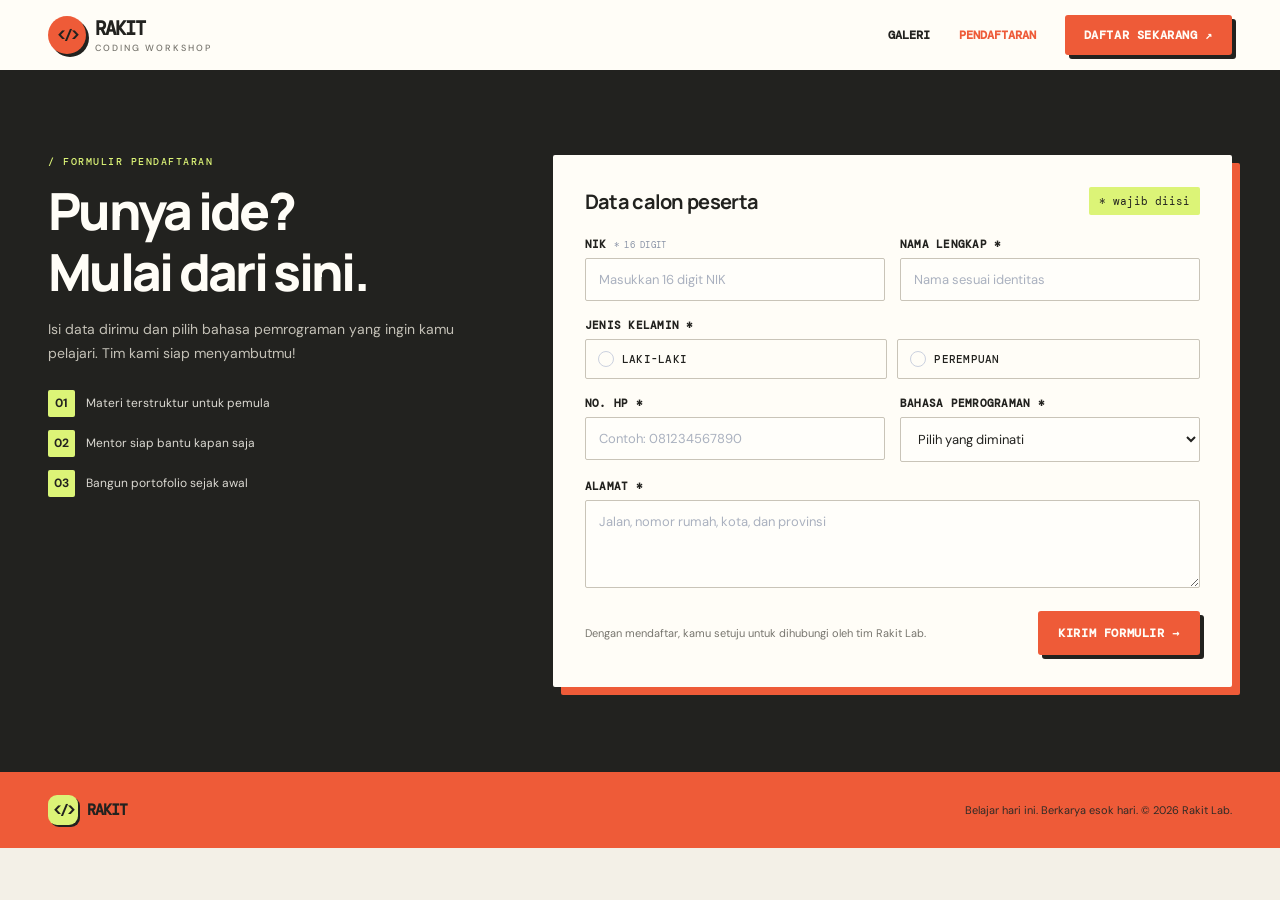
<file: pendaftaran.html>
﻿<!doctype html>
<html lang="id">
  <head>
    <meta charset="UTF-8" />
    <meta name="viewport" content="width=device-width, initial-scale=1.0" />
    <meta name="theme-color" content="#f3f0e7" />
    <title>Pendaftaran — Rakit Lab</title>
    <link rel="preconnect" href="https://fonts.googleapis.com" />
    <link rel="preconnect" href="https://fonts.gstatic.com" crossorigin />
    <link href="https://fonts.googleapis.com/css2?family=DM+Mono:wght@400;500&family=DM+Sans:wght@400;500;600;700&family=Manrope:wght@400;500;600;700;800&display=swap" rel="stylesheet" />
    <link rel="stylesheet" href="style.css" />
  </head>
  <body>
    <header class="topbar">
      <div class="wrap nav">
        <a class="brand" href="index.html" aria-label="Rakit Lab"><span class="brandmark">&lt;/&gt;</span><span>Rakit<small>CODING WORKSHOP</small></span></a>
        <nav class="navlinks" aria-label="Navigasi utama">
          <a href="index.html#galeri">Galeri</a>
          <a class="active" href="pendaftaran.html" aria-current="page">Pendaftaran</a>
          <a class="nav-cta" href="pendaftaran.html">Daftar sekarang <span aria-hidden="true">↗</span></a>
        </nav>
      </div>
    </header>
    <main>
<section class="register-section" id="pendaftaran">
        <div class="wrap register-grid">
          <div class="register-copy">
            <div class="section-kicker">/ formulir pendaftaran</div>
            <h2>Punya ide?<br />Mulai dari sini.</h2>
            <p>
              Isi data dirimu dan pilih bahasa pemrograman yang ingin kamu
              pelajari. Tim kami siap menyambutmu!
            </p>
            <div class="perks">
              <div class="perk"><i>01</i> Materi terstruktur untuk pemula</div>
              <div class="perk"><i>02</i> Mentor siap bantu kapan saja</div>
              <div class="perk"><i>03</i> Bangun portofolio sejak awal</div>
            </div>
          </div>
          <div>
            <form class="form-panel" id="registrationForm">
              <div class="form-heading">
                <h3>Data calon peserta</h3>
                <span>* wajib diisi</span>
              </div>
              <div class="form-grid">
                <div class="field">
                  <label for="nik">NIK <small>* 16 digit</small></label
                  ><input
                    id="nik"
                    name="nik"
                    type="text"
                    inputmode="numeric"
                    pattern="[0-9]{16}"
                    maxlength="16"
                    placeholder="Masukkan 16 digit NIK"
                    required
                  />
                </div>
                <div class="field">
                  <label for="nama">Nama lengkap *</label
                  ><input
                    id="nama"
                    name="nama"
                    type="text"
                    autocomplete="name"
                    placeholder="Nama sesuai identitas"
                    required
                  />
                </div>
                <div class="field full">
                  <label>Jenis kelamin *</label>
                  <div class="radio-row">
                    <div class="radio-option">
                      <input
                        type="radio"
                        name="gender"
                        id="laki"
                        value="Laki-laki"
                        required
                      /><label for="laki">Laki-laki</label>
                    </div>
                    <div class="radio-option">
                      <input
                        type="radio"
                        name="gender"
                        id="perempuan"
                        value="Perempuan"
                      /><label for="perempuan">Perempuan</label>
                    </div>
                  </div>
                </div>
                <div class="field">
                  <label for="hp">No. HP *</label
                  ><input
                    id="hp"
                    name="hp"
                    type="tel"
                    inputmode="tel"
                    autocomplete="tel"
                    placeholder="Contoh: 081234567890"
                    required
                  />
                </div>
                <div class="field">
                  <label for="bahasa">Bahasa pemrograman *</label
                  ><select id="bahasa" name="bahasa" required>
                    <option value="" disabled selected>
                      Pilih yang diminati
                    </option>
                    <option>JavaScript</option>
                    <option>Python</option>
                    <option>PHP</option>
                    <option>Java</option>
                    <option>C++</option>
                    <option>HTML &amp; CSS</option>
                  </select>
                </div>
                <div class="field full">
                  <label for="alamat">Alamat *</label
                  ><textarea
                    id="alamat"
                    name="alamat"
                    autocomplete="street-address"
                    placeholder="Jalan, nomor rumah, kota, dan provinsi"
                    required
                  ></textarea>
                </div>
              </div>
              <div class="form-footer">
                <p>
                  Dengan mendaftar, kamu setuju untuk dihubungi oleh tim Rakit
                  Lab.
                </p>
                <button class="button" type="submit">
                  Kirim formulir <span aria-hidden="true">→</span>
                </button>
              </div>
            </form>
            <section
              class="result-card"
              id="resultCard"
              aria-live="polite"
              aria-labelledby="resultTitle"
            >
              <div class="result-head">
                <span class="success-icon">✓</span>
                <div>
                  <h3 id="resultTitle">Pendaftaran berhasil!</h3>
                  <p>Data berikut sudah berhasil disimpan.</p>
                </div>
              </div>
              <div class="result-grid" id="resultGrid"></div>
            </section>
          </div>
        </div>
      </section>
    </main>
<footer class="footer">
      <div class="wrap footer-inner">
        <a class="brand" href="#beranda"
          ><span class="brandmark">&lt;/&gt;</span><span>Rakit</span></a
        ><span
          >Belajar hari ini. Berkarya esok hari. © <span id="year"></span> Rakit
          Lab.</span
        >
      </div>
    </footer>
    <div class="toast" id="toast" role="status"></div>
<script>
      const form = document.getElementById("registrationForm");
      const resultCard = document.getElementById("resultCard");
      const resultGrid = document.getElementById("resultGrid");
      const toast = document.getElementById("toast");
      document.getElementById("year").textContent = new Date().getFullYear();
      let toastTimer;
      form.addEventListener("submit", (event) => {
        event.preventDefault();
        if (!form.reportValidity()) return;
        const confirmed = window.confirm(
          "Apakah Anda sudah yakin untuk menyimpan?",
        );
        if (!confirmed) return;
        const data = new FormData(form);
        const fields = [
          ["NIK", data.get("nik")],
          ["Nama lengkap", data.get("nama")],
          ["Jenis kelamin", data.get("gender")],
          ["No. HP", data.get("hp")],
          ["Bahasa pemrograman", data.get("bahasa")],
          ["Alamat", data.get("alamat"), true],
        ];
        resultGrid.replaceChildren();
        fields.forEach(([label, value, isAddress]) => {
          const item = document.createElement("div");
          item.className = `result-item${isAddress ? " address" : ""}`;
          const caption = document.createElement("small");
          caption.textContent = label;
          const content = document.createElement("strong");
          content.textContent = value;
          item.append(caption, content);
          resultGrid.append(item);
        });
        resultCard.classList.add("visible");
        resultCard.scrollIntoView({ behavior: "smooth", block: "nearest" });
        showToast("Data pendaftaran berhasil disimpan.");
        form.reset();
      });
      function showToast(message) {
        toast.textContent = message;
        toast.classList.add("show");
        clearTimeout(toastTimer);
        toastTimer = setTimeout(() => toast.classList.remove("show"), 3200);
      }
      document.querySelectorAll('.navlinks a[href^="#"]').forEach((link) => {
        link.addEventListener("click", () => {
          document
            .querySelectorAll(".navlinks a")
            .forEach((item) => item.classList.remove("active"));
          link.classList.add("active");
        });
      });
    </script>
  </body>
</html>
</file>
<file: style.css>
﻿:root {
  --ink: #192239;
  --muted: #6d7890;
  --blue: #4969e9;
  --blue-dark: #3453ce;
  --line: #e8ebf3;
  --paper: #fff;
  --bg: #f7f8fc;
  --mint: #dff5ec;
  --purple: #eee8ff;
  --peach: #fff0e3;
  --shadow: 0 18px 55px rgba(31, 46, 88, 0.09);
}
* {
  box-sizing: border-box;
}
html {
  scroll-behavior: smooth;
}
body {
  margin: 0;
  background: var(--bg);
  color: var(--ink);
  font-family: "DM Sans", sans-serif;
}
button,
input,
textarea,
select {
  font: inherit;
}
button,
a {
  -webkit-tap-highlight-color: transparent;
}
a {
  color: inherit;
  text-decoration: none;
}
.wrap {
  max-width: 1180px;
  margin: 0 auto;
  padding: 0 28px;
}
.topbar {
  height: 78px;
  display: flex;
  align-items: center;
  background: rgba(255, 255, 255, 0.88);
  border-bottom: 1px solid var(--line);
  position: sticky;
  top: 0;
  z-index: 10;
  backdrop-filter: blur(14px);
}
.nav {
  display: flex;
  align-items: center;
  justify-content: space-between;
  width: 100%;
}
.brand {
  display: flex;
  align-items: center;
  gap: 11px;
  font:
    800 19px Manrope,
    sans-serif;
  letter-spacing: -0.6px;
}
.brandmark {
  width: 37px;
  height: 37px;
  border-radius: 12px;
  background: var(--blue);
  display: grid;
  place-items: center;
  color: #fff;
  font:
    500 17px "DM Mono",
    monospace;
  box-shadow: 0 7px 16px #4969e94a;
}
.brand small {
  display: block;
  color: var(--muted);
  font:
    500 10px "DM Sans",
    sans-serif;
  letter-spacing: 1.4px;
  text-transform: uppercase;
  margin-top: 1px;
}
.navlinks {
  display: flex;
  align-items: center;
  gap: 34px;
  color: #69738a;
  font-size: 14px;
  font-weight: 600;
}
.navlinks a {
  transition: color 0.2s;
}
.navlinks a:hover,
.navlinks a.active {
  color: var(--blue);
}
.nav-cta,
.button {
  border: 0;
  border-radius: 12px;
  background: var(--blue);
  color: white;
  font-weight: 700;
  padding: 12px 19px;
  cursor: pointer;
  transition:
    transform 0.2s,
    background 0.2s,
    box-shadow 0.2s;
}
.nav-cta:hover,
.button:hover {
  background: var(--blue-dark);
  transform: translateY(-1px);
  box-shadow: 0 8px 20px #4969e933;
}
.hero {
  padding: 65px 0 51px;
  display: grid;
  grid-template-columns: 1.1fr 0.9fr;
  gap: 42px;
  align-items: center;
}
.eyebrow {
  display: inline-flex;
  align-items: center;
  gap: 8px;
  border-radius: 30px;
  background: #e9edff;
  color: #445fd0;
  padding: 8px 13px;
  font-size: 12px;
  font-weight: 700;
  letter-spacing: 0.25px;
}
.eyebrow span {
  width: 7px;
  height: 7px;
  border-radius: 50%;
  background: #6b82f5;
}
.hero h1 {
  font:
    800 clamp(38px, 5vw, 58px)/1.1 Manrope,
    sans-serif;
  letter-spacing: -2.8px;
  margin: 22px 0 16px;
  max-width: 610px;
}
.hero h1 em {
  font-style: normal;
  color: var(--blue);
}
.hero p {
  color: var(--muted);
  font-size: 16px;
  line-height: 1.75;
  max-width: 490px;
  margin: 0 0 25px;
}
.hero-actions {
  display: flex;
  align-items: center;
  gap: 16px;
}
.button {
  padding: 14px 20px;
}
.text-link {
  color: #596781;
  font-size: 14px;
  font-weight: 700;
  display: flex;
  gap: 8px;
  align-items: center;
}
.text-link span {
  font-size: 18px;
  color: var(--blue);
}
.hero-art {
  height: 325px;
  position: relative;
  border-radius: 28px;
  background: linear-gradient(140deg, #e4eaff 0%, #f0edff 49%, #d9f4ee 100%);
  overflow: hidden;
  display: grid;
  place-items: center;
}
.hero-art:before,
.hero-art:after {
  content: "";
  position: absolute;
  border-radius: 50%;
  border: 1px solid #fff9;
}
.hero-art:before {
  width: 280px;
  height: 280px;
}
.hero-art:after {
  width: 220px;
  height: 220px;
}
.code-window {
  position: relative;
  z-index: 1;
  width: min(77%, 345px);
  background: #202842;
  border: 1px solid #ffffff40;
  border-radius: 16px;
  box-shadow: 0 22px 50px #26335747;
  transform: rotate(-4deg);
  overflow: hidden;
}
.window-bar {
  height: 35px;
  background: #29334f;
  display: flex;
  align-items: center;
  gap: 5px;
  padding: 0 12px;
}
.window-bar i {
  width: 7px;
  height: 7px;
  border-radius: 50%;
  background: #ff867b;
}
.window-bar i:nth-child(2) {
  background: #ffd36a;
}
.window-bar i:nth-child(3) {
  background: #62d1a3;
}
.code {
  padding: 17px 20px 20px;
  font:
    12px/1.9 "DM Mono",
    monospace;
  color: #dce4ff;
}
.code .pink {
  color: #ff9dd4;
}
.code .green {
  color: #8ce3bb;
}
.code .yellow {
  color: #ffd784;
}
.float-tag {
  position: absolute;
  background: #fff;
  padding: 11px 14px;
  border-radius: 13px;
  box-shadow: var(--shadow);
  font-size: 12px;
  font-weight: 700;
}
.float-tag.one {
  top: 35px;
  right: 22px;
}
.float-tag.two {
  bottom: 26px;
  left: 23px;
}
.float-tag b {
  color: var(--blue);
  margin-right: 5px;
}
.stats {
  display: grid;
  grid-template-columns: repeat(3, 1fr);
  border: 1px solid var(--line);
  background: #fff;
  border-radius: 17px;
  padding: 19px 24px;
  margin-bottom: 68px;
  box-shadow: 0 5px 22px #293a6810;
}
.stat {
  display: flex;
  align-items: center;
  justify-content: center;
  gap: 11px;
}
.stat + .stat {
  border-left: 1px solid var(--line);
}
.stat strong {
  font:
    800 23px Manrope,
    sans-serif;
  letter-spacing: -1px;
}
.stat span {
  font-size: 12px;
  color: var(--muted);
}
.section-head {
  display: flex;
  justify-content: space-between;
  align-items: end;
  margin-bottom: 25px;
}
.section-head h2 {
  font:
    800 30px Manrope,
    sans-serif;
  letter-spacing: -1px;
  margin: 0 0 8px;
}
.section-head p {
  color: var(--muted);
  margin: 0;
  font-size: 14px;
}
.section-kicker {
  color: var(--blue);
  text-transform: uppercase;
  font:
    500 10px "DM Mono",
    monospace;
  letter-spacing: 1.7px;
  margin-bottom: 9px;
}
.gallery {
  padding-bottom: 83px;
}
.cards {
  display: grid;
  grid-template-columns: repeat(3, 1fr);
  gap: 20px;
}
.card {
  background: #fff;
  border: 1px solid var(--line);
  border-radius: 19px;
  overflow: hidden;
  transition:
    transform 0.25s,
    box-shadow 0.25s;
}
.card:hover {
  transform: translateY(-5px);
  box-shadow: var(--shadow);
}
.card-image {
  height: 185px;
  position: relative;
  overflow: hidden;
  background: #e9edf5;
}
.card-image img {
  width: 100%;
  height: 100%;
  object-fit: cover;
  display: block;
  transition: transform 0.5s;
}
.card:hover .card-image img {
  transform: scale(1.04);
}
.badge {
  position: absolute;
  top: 14px;
  left: 14px;
  background: #fff;
  color: #4259c7;
  border-radius: 30px;
  padding: 7px 11px;
  font-size: 10px;
  font-weight: 700;
  letter-spacing: 0.3px;
}
.card-body {
  padding: 18px 19px 19px;
}
.card-body h3 {
  font:
    700 17px Manrope,
    sans-serif;
  letter-spacing: -0.3px;
  margin: 0 0 8px;
}
.card-body p {
  font-size: 13px;
  line-height: 1.65;
  color: var(--muted);
  margin: 0 0 16px;
}
.card-meta {
  display: flex;
  justify-content: space-between;
  border-top: 1px solid var(--line);
  padding-top: 13px;
  font-size: 11px;
  color: #64708a;
}
.card-meta span {
  display: flex;
  align-items: center;
  gap: 6px;
}
.dot {
  width: 6px;
  height: 6px;
  border-radius: 50%;
  background: #55bd91;
}
.register-section {
  padding: 76px 0;
  background: #eef1fb;
  border-top: 1px solid #e8ebf3;
}
.register-grid {
  display: grid;
  grid-template-columns: 0.8fr 1.2fr;
  gap: 55px;
  align-items: start;
}
.register-copy {
  position: sticky;
  top: 115px;
}
.register-copy h2 {
  font:
    800 34px/1.2 Manrope,
    sans-serif;
  letter-spacing: -1.3px;
  margin: 12px 0 14px;
}
.register-copy > p {
  font-size: 14px;
  color: var(--muted);
  line-height: 1.75;
  margin: 0 0 24px;
}
.perks {
  display: grid;
  gap: 13px;
}
.perk {
  display: flex;
  align-items: center;
  gap: 11px;
  color: #505d77;
  font-size: 13px;
}
.perk i {
  font-style: normal;
  width: 27px;
  height: 27px;
  display: grid;
  place-items: center;
  background: #fff;
  color: var(--blue);
  border-radius: 9px;
  font-size: 12px;
  font-weight: 700;
}
.form-panel {
  background: #fff;
  border: 1px solid var(--line);
  border-radius: 22px;
  padding: 31px;
  box-shadow: 0 13px 40px #2537650d;
}
.form-heading {
  display: flex;
  align-items: center;
  justify-content: space-between;
  margin-bottom: 22px;
}
.form-heading h3 {
  font:
    700 19px Manrope,
    sans-serif;
  margin: 0;
}
.form-heading span {
  font-size: 11px;
  color: #8992a6;
  background: #f5f6fa;
  padding: 7px 10px;
  border-radius: 8px;
}
.form-grid {
  display: grid;
  grid-template-columns: 1fr 1fr;
  gap: 17px 15px;
}
.field.full {
  grid-column: 1/-1;
}
.field label {
  display: block;
  color: #414d66;
  font-size: 12px;
  font-weight: 700;
  margin-bottom: 7px;
}
.field label small {
  font-weight: 400;
  color: #8b94a7;
}
.field input,
.field select,
.field textarea {
  display: block;
  width: 100%;
  border: 1px solid #e2e6ef;
  border-radius: 10px;
  background: #fff;
  padding: 12px 13px;
  color: var(--ink);
  outline: none;
  transition:
    border 0.2s,
    box-shadow 0.2s;
  font-size: 13px;
}
.field input::placeholder,
.field textarea::placeholder {
  color: #aab1bf;
}
.field input:focus,
.field select:focus,
.field textarea:focus {
  border-color: #91a2f3;
  box-shadow: 0 0 0 3px #4969e918;
}
.field textarea {
  resize: vertical;
  min-height: 88px;
}
.radio-row {
  display: flex;
  gap: 10px;
}
.radio-option {
  flex: 1;
  position: relative;
}
.radio-option input {
  position: absolute;
  opacity: 0;
  pointer-events: none;
}
.radio-option label {
  margin: 0;
  border: 1px solid #e2e6ef;
  border-radius: 10px;
  padding: 11px 12px;
  display: flex;
  align-items: center;
  gap: 8px;
  cursor: pointer;
  color: #606b81;
  font-weight: 500;
}
.radio-option label:before {
  content: "";
  width: 14px;
  height: 14px;
  border: 1px solid #cbd1df;
  border-radius: 50%;
}
.radio-option input:checked + label {
  border-color: #91a2f3;
  background: #f7f8ff;
  color: #344fca;
}
.radio-option input:checked + label:before {
  border: 4px solid var(--blue);
}
.form-footer {
  display: flex;
  align-items: center;
  justify-content: space-between;
  margin-top: 23px;
  gap: 15px;
}
.form-footer p {
  font-size: 11px;
  color: #8992a6;
  line-height: 1.5;
  margin: 0;
}
.form-footer .button {
  white-space: nowrap;
}
.result-card {
  display: none;
  margin-top: 20px;
  padding: 23px;
  border-radius: 18px;
  background: #fff;
  border: 1px solid #cfeadd;
  box-shadow: 0 10px 30px #28543b0b;
  animation: appear 0.35s ease;
}
.result-card.visible {
  display: block;
}
.result-head {
  display: flex;
  gap: 12px;
  align-items: center;
  margin-bottom: 16px;
}
.success-icon {
  width: 38px;
  height: 38px;
  border-radius: 12px;
  background: var(--mint);
  display: grid;
  place-items: center;
  color: #239b69;
  font-weight: 800;
}
.result-head h3 {
  margin: 0;
  font:
    700 16px Manrope,
    sans-serif;
}
.result-head p {
  margin: 3px 0 0;
  color: var(--muted);
  font-size: 12px;
}
.result-grid {
  display: grid;
  grid-template-columns: 1fr 1fr;
  gap: 12px;
}
.result-item {
  padding: 12px;
  background: #f8faf9;
  border-radius: 10px;
  min-width: 0;
}
.result-item small {
  display: block;
  font-size: 10px;
  color: #86928d;
  margin-bottom: 4px;
}
.result-item strong {
  font-size: 12px;
  font-weight: 600;
  overflow-wrap: anywhere;
}
.result-item.address {
  grid-column: 1/-1;
}
.footer {
  padding: 23px 0;
  background: #202842;
  color: #dfe5f4;
}
.footer-inner {
  display: flex;
  align-items: center;
  justify-content: space-between;
  font-size: 11px;
  color: #a9b3ca;
}
.footer .brand {
  color: #fff;
  font-size: 15px;
}
.footer .brandmark {
  width: 30px;
  height: 30px;
  border-radius: 9px;
  font-size: 14px;
}
.toast {
  position: fixed;
  right: 25px;
  bottom: 25px;
  padding: 14px 18px;
  border-radius: 12px;
  background: #26314d;
  color: #fff;
  font-size: 13px;
  box-shadow: var(--shadow);
  opacity: 0;
  transform: translateY(12px);
  pointer-events: none;
  transition: 0.25s;
  z-index: 30;
}
.toast.show {
  opacity: 1;
  transform: translateY(0);
}
@keyframes appear {
  from {
    opacity: 0;
    transform: translateY(8px);
  }
  to {
    opacity: 1;
    transform: translateY(0);
  }
}
@media (max-width: 850px) {
  .hero {
    grid-template-columns: 1fr;
    gap: 32px;
    padding-top: 50px;
  }
  .hero-art {
    height: 285px;
  }
  .cards {
    grid-template-columns: repeat(2, 1fr);
  }
  .register-grid {
    grid-template-columns: 1fr;
    gap: 30px;
  }
  .register-copy {
    position: static;
  }
  .perks {
    grid-template-columns: repeat(3, 1fr);
  }
  .perk {
    align-items: flex-start;
  }
  .stats {
    margin-bottom: 52px;
  }
}
@media (max-width: 600px) {
  .wrap {
    padding: 0 19px;
  }
  .topbar {
    height: 68px;
  }
  .brand {
    font-size: 16px;
  }
  .brandmark {
    width: 34px;
    height: 34px;
  }
  .navlinks {
    gap: 15px;
    font-size: 12px;
  }
  .navlinks .nav-cta {
    display: none;
  }
  .hero {
    padding: 42px 0 33px;
  }
  .hero h1 {
    font-size: 42px;
    letter-spacing: -2px;
  }
  .hero p {
    font-size: 14px;
  }
  .hero-art {
    height: 245px;
  }
  .code-window {
    width: 80%;
  }
  .float-tag.one {
    right: 12px;
  }
  .float-tag.two {
    left: 12px;
  }
  .stats {
    padding: 16px 9px;
    margin-bottom: 49px;
  }
  .stat {
    flex-direction: column;
    gap: 3px;
    text-align: center;
  }
  .stat strong {
    font-size: 19px;
  }
  .stat span {
    font-size: 10px;
  }
  .section-head {
    align-items: start;
    flex-direction: column;
    gap: 10px;
  }
  .section-head h2 {
    font-size: 26px;
  }
  .cards {
    grid-template-columns: 1fr;
  }
  .card-image {
    height: 200px;
  }
  .gallery {
    padding-bottom: 63px;
  }
  .register-section {
    padding: 59px 0;
  }
  .register-copy h2 {
    font-size: 30px;
  }
  .perks {
    grid-template-columns: 1fr;
  }
  .perk {
    align-items: center;
  }
  .form-panel {
    padding: 22px 18px;
  }
  .form-grid {
    grid-template-columns: 1fr;
  }
  .field.full {
    grid-column: auto;
  }
  .form-footer {
    align-items: stretch;
    flex-direction: column;
  }
  .form-footer .button {
    width: 100%;
  }
  .result-grid {
    grid-template-columns: 1fr;
  }
  .result-item.address {
    grid-column: auto;
  }
  .footer-inner {
    align-items: flex-start;
    gap: 12px;
    flex-direction: column;
  }
}
/* Rakit Lab — art direction: printed field notes meets a neon workshop */
:root {
  --ink: #22221f;
  --muted: #77756e;
  --blue: #ee5b38;
  --blue-dark: #d84929;
  --line: #d9d4c9;
  --paper: #fffdf7;
  --bg: #f3f0e7;
  --mint: #dcf477;
  --purple: #eee8ff;
  --peach: #fff0e3;
  --shadow: 0 18px 55px rgba(34, 34, 31, 0.12);
}
body {
  background: var(--bg);
  color: var(--ink);
  font-family: "DM Sans", sans-serif;
}
.wrap {
  max-width: 1240px;
}
.topbar {
  height: 72px;
  background: var(--paper);
  border-bottom: 2px solid var(--ink);
  backdrop-filter: none;
}
.brand {
  font-family: "DM Mono", monospace;
  text-transform: uppercase;
  letter-spacing: -1px;
  gap: 9px;
}
.brandmark {
  width: 38px;
  height: 38px;
  border-radius: 50%;
  background: var(--blue);
  color: var(--ink);
  box-shadow: 3px 3px 0 var(--ink);
  font-size: 14px;
  font-weight: 700;
}
.brand small {
  color: var(--muted);
  font-size: 9px;
  letter-spacing: 2px;
}
.navlinks {
  color: var(--ink);
  gap: 29px;
  font-family: "DM Mono", monospace;
  font-size: 12px;
  text-transform: uppercase;
}
.navlinks a:hover,
.navlinks a.active {
  color: var(--blue);
}
.nav-cta,
.button {
  background: var(--blue);
  color: var(--paper);
  border-radius: 3px;
  box-shadow: 4px 4px 0 var(--ink);
  text-transform: uppercase;
  letter-spacing: 0.6px;
  font-family: "DM Mono", monospace;
  font-size: 12px;
}
.nav-cta:hover,
.button:hover {
  background: var(--ink);
  color: var(--mint);
  box-shadow: 2px 2px 0 var(--blue);
}
.hero {
  padding: 78px 0 62px;
  grid-template-columns: 1.03fr 0.97fr;
  gap: 35px;
}
.eyebrow {
  border-radius: 2px;
  background: var(--mint);
  color: var(--ink);
  font-family: "DM Mono", monospace;
  font-size: 10px;
  padding: 9px 11px;
  text-transform: uppercase;
  letter-spacing: 1px;
}
.eyebrow span {
  background: var(--blue);
}
.hero h1 {
  font-size: clamp(48px, 6.4vw, 82px);
  line-height: 0.98;
  letter-spacing: -5px;
  margin: 27px 0 20px;
}
.hero h1 em {
  color: var(--blue);
  font-family: Georgia, serif;
  font-weight: 500;
}
.hero p {
  font-size: 15px;
  max-width: 440px;
  line-height: 1.8;
}
.hero-art {
  height: 390px;
  border: 2px solid var(--ink);
  border-radius: 2px;
  background: #d6e4ce;
  background-image: radial-gradient(#22221f19 1px, transparent 1px);
  background-size: 13px 13px;
}
.hero-art:before {
  width: 340px;
  height: 340px;
  border: 1px dashed #22221f66;
}
.hero-art:after {
  width: 260px;
  height: 260px;
  border: 2px solid var(--ink);
  background: var(--mint);
}
.code-window {
  width: min(77%, 350px);
  border: 2px solid var(--ink);
  border-radius: 3px;
  background: var(--ink);
  box-shadow: 8px 8px 0 var(--blue);
  transform: rotate(3deg);
}
.window-bar {
  background: #35352f;
}
.float-tag {
  border: 1.5px solid var(--ink);
  border-radius: 2px;
  box-shadow: 4px 4px 0 var(--ink);
  font-family: "DM Mono", monospace;
  text-transform: uppercase;
  font-size: 10px;
}
.float-tag.one {
  top: 25px;
  right: 19px;
  transform: rotate(3deg);
}
.float-tag.two {
  bottom: 25px;
  left: 20px;
  transform: rotate(-3deg);
  background: var(--mint);
}
.float-tag b {
  color: var(--blue);
}
.stats {
  border: 2px solid var(--ink);
  border-radius: 2px;
  background: var(--paper);
  padding: 20px 12px;
  box-shadow: 5px 5px 0 var(--ink);
  margin-bottom: 82px;
}
.stat strong {
  font-family: "DM Mono", monospace;
  font-size: 26px;
}
.stat span {
  text-transform: uppercase;
  letter-spacing: 0.7px;
  font:
    10px "DM Mono",
    monospace;
}
.stat + .stat {
  border-color: var(--line);
}
.section-kicker {
  color: var(--blue);
  font:
    500 10px "DM Mono",
    monospace;
  letter-spacing: 1.5px;
}
.section-head h2 {
  font-size: clamp(28px, 4vw, 42px);
  letter-spacing: -2px;
}
.section-head p {
  font-size: 13px;
}
.text-link {
  font-family: "DM Mono", monospace;
  text-transform: uppercase;
  font-size: 11px;
}
.text-link span {
  color: var(--blue);
}
.cards {
  grid-template-columns: 1.15fr 0.85fr 0.85fr;
  gap: 14px;
  align-items: start;
}
.card {
  background: var(--paper);
  border: 1.5px solid var(--ink);
  border-radius: 2px;
  box-shadow: 4px 4px 0 var(--ink);
}
.card:nth-child(2) {
  margin-top: 35px;
}
.card:nth-child(3) {
  margin-top: 70px;
}
.card:hover {
  box-shadow: 7px 8px 0 var(--blue);
  transform: translate(-2px, -3px);
}
.card-image {
  height: 190px;
  border-bottom: 1.5px solid var(--ink);
}
.badge {
  top: 11px;
  left: 11px;
  background: var(--mint);
  color: var(--ink);
  border: 1px solid var(--ink);
  border-radius: 2px;
  font:
    10px "DM Mono",
    monospace;
}
.card-body {
  padding: 16px 16px 18px;
}
.card-body h3 {
  font-size: 16px;
  letter-spacing: -0.6px;
}
.card-body p {
  font-size: 12px;
}
.card-meta {
  border-color: var(--line);
  font:
    10px "DM Mono",
    monospace;
  text-transform: uppercase;
}
.dot {
  background: var(--blue);
}
.register-section {
  background: var(--ink);
  color: var(--paper);
  border: 0;
  padding: 83px 0;
}
.register-grid {
  grid-template-columns: 0.8fr 1.2fr;
  gap: 52px;
}
.register-copy h2 {
  font-size: clamp(36px, 4vw, 52px);
  letter-spacing: -2.7px;
}
.register-copy > p {
  color: #c4c1b7;
}
.register-copy .section-kicker {
  color: var(--mint);
}
.perk {
  color: #dbd9d2;
  font-size: 12px;
}
.perk i {
  background: var(--mint);
  color: var(--ink);
  border-radius: 2px;
}
.form-panel {
  background: var(--paper);
  color: var(--ink);
  border: 2px solid var(--paper);
  border-radius: 2px;
  box-shadow: 8px 8px 0 var(--blue);
  padding: 30px;
}
.form-heading h3 {
  font-size: 20px;
  letter-spacing: -0.7px;
}
.form-heading span {
  background: var(--mint);
  color: var(--ink);
  border-radius: 2px;
  font-family: "DM Mono", monospace;
}
.field label {
  color: var(--ink);
  font-family: "DM Mono", monospace;
  font-size: 11px;
  text-transform: uppercase;
  letter-spacing: 0.25px;
}
.field input,
.field select,
.field textarea {
  border: 1.5px solid #c9c4b8;
  border-radius: 2px;
  background: #fffefa;
}
.field input:focus,
.field select:focus,
.field textarea:focus {
  border-color: var(--blue);
  box-shadow: 3px 3px 0 var(--mint);
}
.radio-option label {
  border: 1.5px solid #c9c4b8;
  border-radius: 2px;
}
.radio-option input:checked + label {
  border-color: var(--ink);
  background: var(--mint);
  color: var(--ink);
}
.radio-option input:checked + label:before {
  border-color: var(--blue);
}
.form-footer p {
  color: #77756e;
}
.result-card {
  border: 2px solid var(--ink);
  border-radius: 2px;
  box-shadow: 5px 5px 0 var(--mint);
}
.success-icon {
  background: var(--mint);
  color: var(--ink);
  border-radius: 2px;
}
.result-item {
  background: #f3f0e7;
  border-radius: 2px;
}
.result-item small {
  color: var(--muted);
  font-family: "DM Mono", monospace;
  text-transform: uppercase;
}
.footer {
  background: var(--blue);
  color: var(--ink);
  border-top: 2px solid var(--ink);
}
.footer-inner {
  color: #302b27;
}
.footer .brand {
  color: var(--ink);
}
.footer .brandmark {
  background: var(--mint);
  color: var(--ink);
  box-shadow: 2px 2px 0 var(--ink);
}
.toast {
  border: 1px solid var(--ink);
  border-radius: 2px;
  background: var(--mint);
  color: var(--ink);
  font-family: "DM Mono", monospace;
  box-shadow: 4px 4px 0 var(--ink);
}
@media (max-width: 850px) {
  .cards {
    grid-template-columns: 1fr 1fr;
  }
  .card:nth-child(3) {
    margin-top: 0;
  }
  .register-grid {
    grid-template-columns: 1fr;
  }
}
@media (max-width: 600px) {
  .hero {
    padding-top: 53px;
  }
  .hero h1 {
    font-size: 54px;
    letter-spacing: -3px;
  }
  .hero-art {
    height: 280px;
  }
  .stats {
    margin-bottom: 60px;
  }
  .cards {
    grid-template-columns: 1fr;
    gap: 18px;
  }
  .card:nth-child(2),
  .card:nth-child(3) {
    margin-top: 0;
  }
  .card-image {
    height: 215px;
  }
  .register-section {
    padding: 62px 0;
  }
  .register-grid {
    gap: 28px;
  }
  .form-panel {
    padding: 22px 17px;
  }
  .navlinks {
    gap: 15px;
  }
  .nav-cta {
    display: none;
  }
}
</file>
